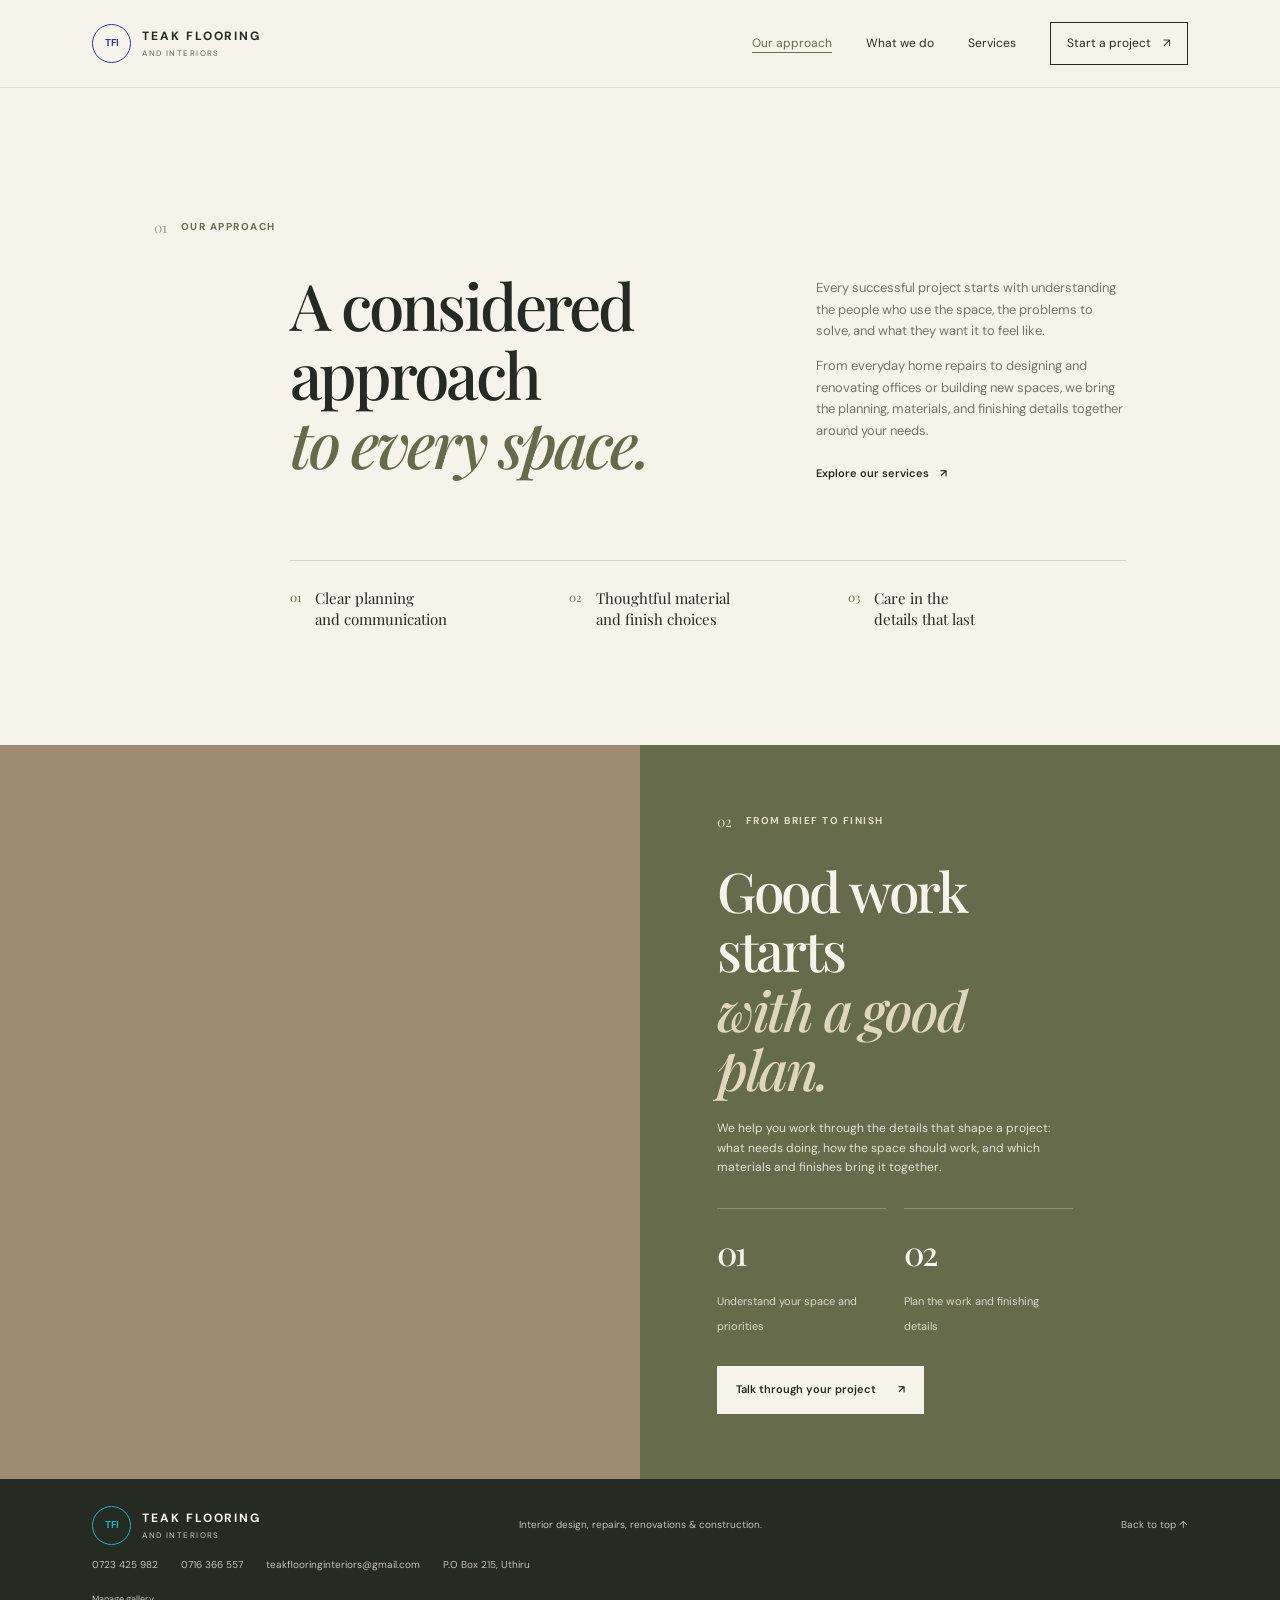
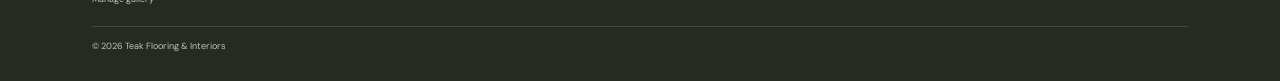
<file: our-approach.html>
<!DOCTYPE html>
<html lang="en">
<head>
    <meta charset="UTF-8">
    <meta name="viewport" content="width=device-width, initial-scale=1.0">
    <meta name="description" content="Learn about the thoughtful, clear, and detail-focused approach Teak Flooring & Interiors brings to home and office design, renovation, and construction projects.">
    <meta name="theme-color" content="#f6f3eb">
    <title>Our Approach | Teak Flooring &amp; Interiors</title>
    <link rel="preconnect" href="https://fonts.googleapis.com">
    <link rel="preconnect" href="https://fonts.gstatic.com" crossorigin>
    <link href="https://fonts.googleapis.com/css2?family=DM+Sans:wght@400;500;600;700&family=Playfair+Display:wght@500;600;700&display=swap" rel="stylesheet">
    <link rel="stylesheet" href="style.css">
</head>
<body>
    <a class="skip-link" href="#main">Skip to content</a>
    <header class="site-header">
        <a class="brand" href="index.html#home" aria-label="Teak Flooring and Interiors home">
            <span class="brand-mark" aria-hidden="true">TFI</span>
            <span class="brand-name">TEAK FLOORING <span>AND INTERIORS</span></span>
        </a>
        <nav class="main-nav" aria-label="Main navigation">
            <a href="our-approach.html" aria-current="page">Our approach</a>
            <a href="what-we-do.html">What we do</a>
            <a href="services.html">Services</a>
            <a class="nav-cta" href="index.html#contact">Start a project <span aria-hidden="true">↗</span></a>
        </nav>
    </header>

    <main id="main">
        <section class="intro section-wrap page-section">
            <div class="intro-kicker reveal-on-scroll"><span class="section-number">01</span><span class="eyebrow">Our approach</span></div>
            <div class="intro-content">
                <h1 class="page-title reveal-on-scroll">A considered approach<br><em>to every space.</em></h1>
                <div class="intro-description reveal-on-scroll">
                    <p>Every successful project starts with understanding the people who use the space, the problems to solve, and what they want it to feel like.</p>
                    <p>From everyday home repairs to designing and renovating offices or building new spaces, we bring the planning, materials, and finishing details together around your needs.</p>
                    <a class="text-link" href="services.html">Explore our services <span aria-hidden="true">↗</span></a>
                </div>
            </div>
            <div class="values-row">
                <div class="stat-item reveal-on-scroll"><span>01</span><p>Clear planning<br>and communication</p></div>
                <div class="stat-item reveal-on-scroll"><span>02</span><p>Thoughtful material<br>and finish choices</p></div>
                <div class="stat-item reveal-on-scroll"><span>03</span><p>Care in the<br>details that last</p></div>
            </div>
        </section>

        <section class="feature">
            <div class="feature-image reveal-on-scroll" role="img" aria-label="A carefully finished interior renovation"></div>
            <div class="feature-copy reveal-on-scroll">
                <div class="intro-kicker"><span class="section-number">02</span><span class="eyebrow">From brief to finish</span></div>
                <h2>Good work starts<br><em>with a good plan.</em></h2>
                <p>We help you work through the details that shape a project: what needs doing, how the space should work, and which materials and finishes bring it together.</p>
                <div class="feature-stats">
                    <div><strong>01</strong><span>Understand your space and priorities</span></div>
                    <div><strong>02</strong><span>Plan the work and finishing details</span></div>
                </div>
                <a class="button button-light" href="index.html#contact">Talk through your project <span aria-hidden="true">↗</span></a>
            </div>
        </section>
    </main>

    <footer class="site-footer">
        <a class="brand footer-brand" href="index.html#home">
            <span class="brand-mark" aria-hidden="true">TFI</span>
            <span class="brand-name">TEAK FLOORING <span>AND INTERIORS</span></span>
        </a>
        <p>Interior design, repairs, renovations &amp; construction.</p>
        <a class="back-to-top" href="#main">Back to top ↑</a>
        <div class="footer-contact">
            <a href="tel:+254723425982">0723 425 982</a>
            <a href="tel:+254716366557">0716 366 557</a>
            <a href="mailto:teakflooringinteriors@gmail.com">teakflooringinteriors@gmail.com</a>
            <span>P.O Box 215, Uthiru</span>
        </div>
        <a class="gallery-admin-link" href="admin.html">Manage gallery</a>
        <span class="copyright">&copy; 2026 Teak Flooring &amp; Interiors</span>
    </footer>
    <script src="script.js" defer></script>
</body>
</html>
</file>
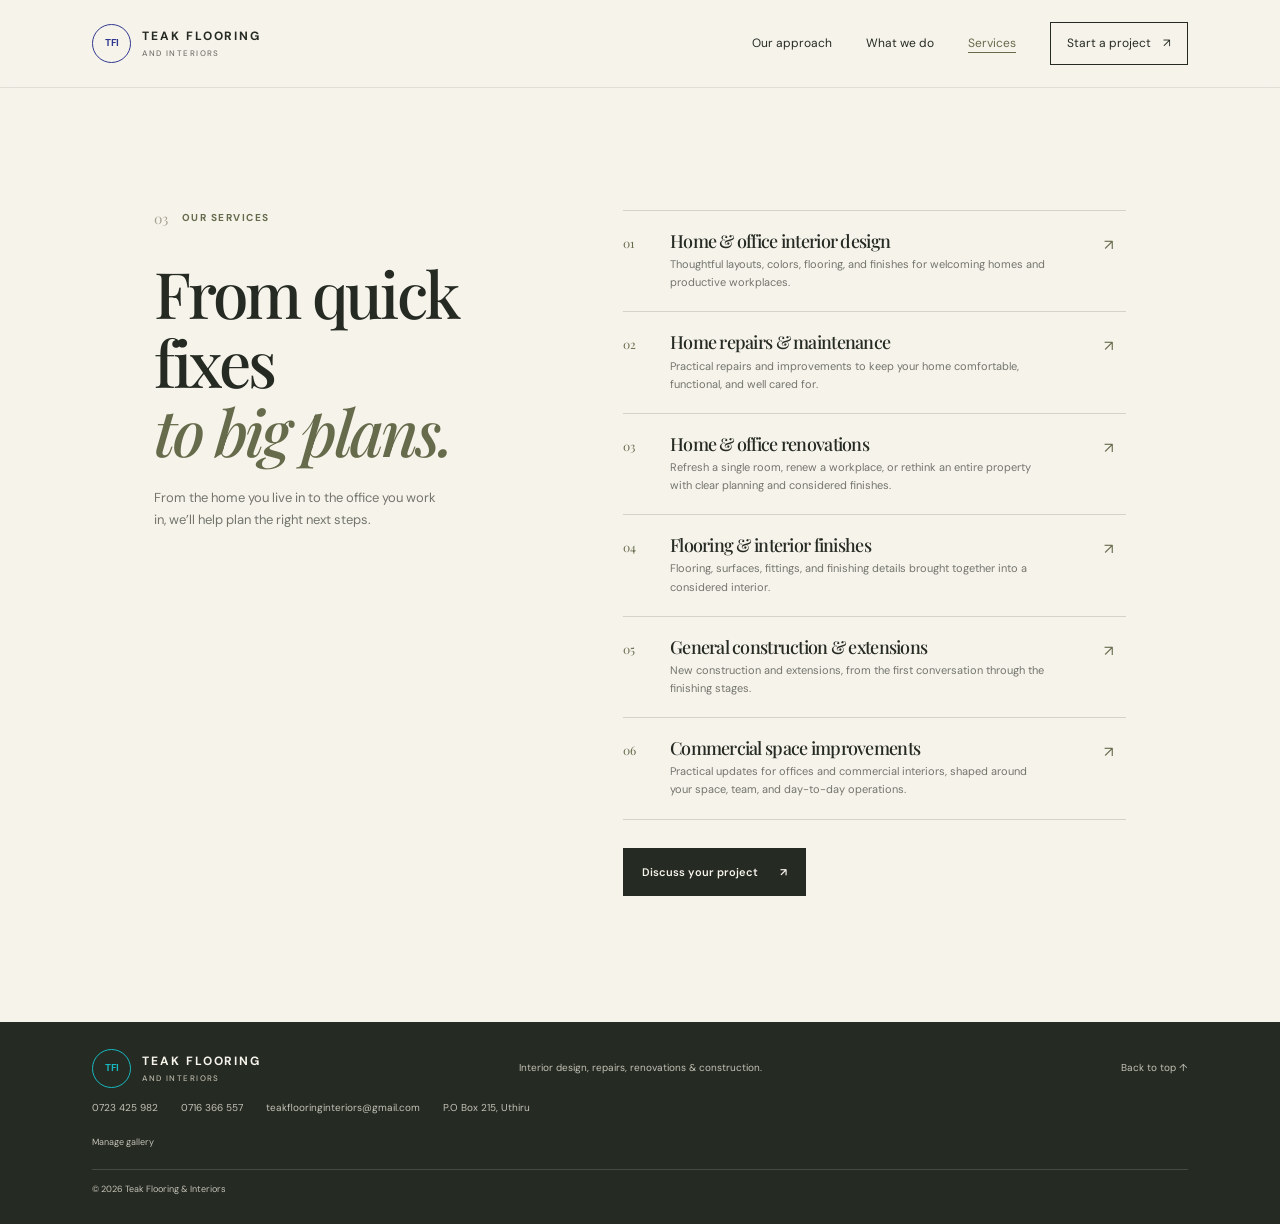
<file: services.html>
<!DOCTYPE html>
<html lang="en">
<head>
    <meta charset="UTF-8">
    <meta name="viewport" content="width=device-width, initial-scale=1.0">
    <meta name="description" content="Teak Flooring & Interiors provides home and office design and renovations, repairs, flooring, and general construction in Uthiru and surrounding areas.">
    <meta name="theme-color" content="#f6f3eb">
    <title>Services | Teak Flooring &amp; Interiors</title>
    <link rel="preconnect" href="https://fonts.googleapis.com">
    <link rel="preconnect" href="https://fonts.gstatic.com" crossorigin>
    <link href="https://fonts.googleapis.com/css2?family=DM+Sans:wght@400;500;600;700&family=Playfair+Display:wght@500;600;700&display=swap" rel="stylesheet">
    <link rel="stylesheet" href="style.css">
</head>
<body>
    <a class="skip-link" href="#main">Skip to content</a>
    <header class="site-header">
        <a class="brand" href="index.html#home" aria-label="Teak Flooring and Interiors home">
            <span class="brand-mark" aria-hidden="true">TFI</span>
            <span class="brand-name">TEAK FLOORING <span>AND INTERIORS</span></span>
        </a>
        <nav class="main-nav" aria-label="Main navigation">
            <a href="our-approach.html">Our approach</a>
            <a href="what-we-do.html">What we do</a>
            <a href="services.html" aria-current="page">Services</a>
            <a class="nav-cta" href="index.html#contact">Start a project <span aria-hidden="true">↗</span></a>
        </nav>
    </header>

    <main id="main">
        <section class="services section-wrap page-section">
            <div class="services-heading">
                <div class="intro-kicker"><span class="section-number">03</span><span class="eyebrow">Our services</span></div>
                <h1 class="page-title">From quick fixes<br><em>to big plans.</em></h1>
                <p class="services-intro">From the home you live in to the office you work in, we’ll help plan the right next steps.</p>
            </div>
            <div class="service-list">
                <article class="service-item">
                    <span class="service-index">01</span>
                    <div><h2>Home &amp; office interior design</h2><p>Thoughtful layouts, colors, flooring, and finishes for welcoming homes and productive workplaces.</p></div>
                    <span class="service-arrow" aria-hidden="true">↗</span>
                </article>
                <article class="service-item">
                    <span class="service-index">02</span>
                    <div><h2>Home repairs &amp; maintenance</h2><p>Practical repairs and improvements to keep your home comfortable, functional, and well cared for.</p></div>
                    <span class="service-arrow" aria-hidden="true">↗</span>
                </article>
                <article class="service-item">
                    <span class="service-index">03</span>
                    <div><h2>Home &amp; office renovations</h2><p>Refresh a single room, renew a workplace, or rethink an entire property with clear planning and considered finishes.</p></div>
                    <span class="service-arrow" aria-hidden="true">↗</span>
                </article>
                <article class="service-item">
                    <span class="service-index">04</span>
                    <div><h2>Flooring &amp; interior finishes</h2><p>Flooring, surfaces, fittings, and finishing details brought together into a considered interior.</p></div>
                    <span class="service-arrow" aria-hidden="true">↗</span>
                </article>
                <article class="service-item">
                    <span class="service-index">05</span>
                    <div><h2>General construction &amp; extensions</h2><p>New construction and extensions, from the first conversation through the finishing stages.</p></div>
                    <span class="service-arrow" aria-hidden="true">↗</span>
                </article>
                <article class="service-item">
                    <span class="service-index">06</span>
                    <div><h2>Commercial space improvements</h2><p>Practical updates for offices and commercial interiors, shaped around your space, team, and day-to-day operations.</p></div>
                    <span class="service-arrow" aria-hidden="true">↗</span>
                </article>
                <a class="button button-dark services-cta" href="index.html#contact">Discuss your project <span aria-hidden="true">↗</span></a>
            </div>
        </section>
    </main>

    <footer class="site-footer">
        <a class="brand footer-brand" href="index.html#home">
            <span class="brand-mark" aria-hidden="true">TFI</span>
            <span class="brand-name">TEAK FLOORING <span>AND INTERIORS</span></span>
        </a>
        <p>Interior design, repairs, renovations &amp; construction.</p>
        <a class="back-to-top" href="#main">Back to top ↑</a>
        <div class="footer-contact">
            <a href="tel:+254723425982">0723 425 982</a>
            <a href="tel:+254716366557">0716 366 557</a>
            <a href="mailto:teakflooringinteriors@gmail.com">teakflooringinteriors@gmail.com</a>
            <span>P.O Box 215, Uthiru</span>
        </div>
        <a class="gallery-admin-link" href="admin.html">Manage gallery</a>
        <span class="copyright">&copy; 2026 Teak Flooring &amp; Interiors</span>
    </footer>
    <script src="script.js" defer></script>
</body>
</html>
</file>
<file: style.css>
:root {
    color-scheme: light;
    --ink: #252a22;
    --muted: #73756d;
    --paper: #f6f3eb;
    --cream: #e9e3d6;
    --olive: #666b4b;
    --brand-blue: #30378e;
    --brand-teal: #18b8c2;
    --line: #d7d2c7;
    --serif: "Playfair Display", Georgia, serif;
    --sans: "DM Sans", Arial, sans-serif;
}

* {
    box-sizing: border-box;
}

[hidden] {
    display: none !important;
}

html {
    scroll-behavior: smooth;
}

body {
    margin: 0;
    background: var(--paper);
    color: var(--ink);
    font-family: var(--sans);
    font-size: 15px;
    line-height: 1.65;
    -webkit-font-smoothing: antialiased;
}

a {
    color: inherit;
    text-decoration: none;
}

a:focus-visible {
    outline: 2px solid var(--olive);
    outline-offset: 5px;
}

.skip-link {
    position: absolute;
    top: -50px;
    left: 16px;
    z-index: 10;
    padding: 10px 15px;
    background: var(--ink);
    color: #fff;
}

.skip-link:focus {
    top: 16px;
}

.site-header {
    position: sticky;
    top: 0;
    z-index: 30;
    height: 88px;
    padding: 0 7.2%;
    display: flex;
    align-items: center;
    justify-content: space-between;
    border-bottom: 1px solid rgba(37, 42, 34, 0.1);
    background: rgba(246, 243, 235, 0.72);
    backdrop-filter: blur(12px);
    transition: background 200ms ease, border-color 200ms ease, box-shadow 200ms ease;
}

.site-header.is-scrolled {
    background: rgba(246, 243, 235, 0.9);
    border-color: rgba(37, 42, 34, 0.14);
    box-shadow: 0 10px 28px rgba(25, 27, 21, 0.06);
}

.brand {
    display: inline-flex;
    align-items: center;
    gap: 11px;
}

.brand-mark {
    width: 39px;
    height: 39px;
    display: grid;
    place-items: center;
    border: 1px solid var(--brand-blue);
    border-radius: 50%;
    color: var(--brand-blue);
    font-size: 10px;
    font-weight: 700;
    letter-spacing: -0.07em;
}

.brand-name {
    display: grid;
    font-size: 12px;
    font-weight: 700;
    letter-spacing: 0.16em;
    line-height: 1.25;
}

.brand-name span {
    margin-top: 4px;
    color: var(--muted);
    font-size: 8px;
    font-weight: 500;
    letter-spacing: 0.18em;
}

.main-nav {
    display: flex;
    align-items: center;
    gap: 34px;
    font-size: 12px;
}

.main-nav > a:not(.nav-cta),
.text-link,
.back-to-top {
    transition: color 180ms ease;
}

.main-nav > a:not(.nav-cta):hover,
.text-link:hover,
.back-to-top:hover {
    color: var(--olive);
}

.main-nav > a[aria-current="page"]:not(.nav-cta) {
    color: var(--olive);
    box-shadow: inset 0 -1px var(--olive);
}

.nav-cta {
    padding: 11px 16px;
    border: 1px solid var(--ink);
}

.nav-cta span {
    padding-left: 9px;
}

.hero {
    position: relative;
    min-height: 650px;
    display: grid;
    grid-template-columns: 48% 52%;
    padding: 0 7.2%;
    overflow: hidden;
}

.hero-copy {
    position: relative;
    z-index: 1;
    align-self: center;
    padding: 35px 30px 58px 0;
    opacity: 0;
    transform: translateY(22px);
    animation: heroTextIn 900ms cubic-bezier(0.2, 0.8, 0.2, 1) forwards;
    animation-delay: 150ms;
}

.reveal-on-scroll,
.collection-card,
.service-item,
.stat-item {
    opacity: 0;
    transform: translateY(20px);
    transition: opacity 700ms ease, transform 700ms ease;
}

.reveal-on-scroll.visible,
.collection-card.visible,
.service-item.visible,
.stat-item.visible {
    opacity: 1;
    transform: translateY(0);
}

.eyebrow {
    margin: 0;
    display: flex;
    align-items: center;
    gap: 10px;
    color: var(--olive);
    font-size: 10px;
    font-weight: 700;
    letter-spacing: 0.15em;
    text-transform: uppercase;
}

.eyebrow > span {
    width: 22px;
    height: 1px;
    display: inline-block;
    background: var(--olive);
}

h1,
h2,
h3,
p {
    margin-top: 0;
}

h1,
h2 {
    font-family: var(--serif);
    font-weight: 500;
}

.hero h1 {
    margin: 25px 0 18px;
    font-size: clamp(60px, 7.1vw, 100px);
    letter-spacing: -0.055em;
    line-height: 0.98;
}

h1 em,
h2 em {
    color: var(--olive);
    font-weight: 500;
}

.hero-intro {
    max-width: 360px;
    margin-bottom: 28px;
    color: #5e6058;
    font-size: 16px;
}

.feature-stats {
    display: grid;
    grid-template-columns: repeat(2, minmax(0, 1fr));
    gap: 18px;
    margin: 30px 0 28px;
}

.feature-stats div {
    padding-top: 16px;
    border-top: 1px solid rgba(255, 255, 255, 0.24);
}

.feature-stats strong {
    display: block;
    margin-bottom: 8px;
    color: var(--paper);
    font-family: var(--serif);
    font-size: clamp(30px, 2.6vw, 42px);
    font-weight: 500;
    letter-spacing: -0.05em;
}

.feature-stats span {
    color: rgba(246, 243, 235, 0.8);
    font-size: 11px;
    line-height: 1.5;
}

.hero-actions {
    display: flex;
    align-items: center;
    gap: 27px;
}

.button {
    min-height: 48px;
    padding: 0 19px;
    display: inline-flex;
    align-items: center;
    justify-content: center;
    gap: 22px;
    font-size: 11px;
    font-weight: 600;
    transition: background 180ms ease, color 180ms ease, transform 180ms ease;
}

.button:hover {
    transform: translateY(-2px);
}

.button-dark {
    background: var(--ink);
    color: var(--paper);
}

.button-dark:hover {
    background: var(--olive);
}

.button-light {
    background: var(--paper);
    color: var(--ink);
}

.button-light:hover {
    background: #fff;
}

.text-link {
    font-size: 11px;
    font-weight: 600;
}

.text-link span {
    padding-left: 8px;
}

.hero-note {
    position: absolute;
    bottom: -31px;
    left: 0;
    display: flex;
    align-items: center;
    gap: 14px;
}

.note-line {
    width: 34px;
    height: 1px;
    background: var(--olive);
}

.hero-note p {
    margin: 0;
    color: var(--muted);
    font-size: 10px;
    line-height: 1.6;
}

.hero-image {
    position: relative;
    min-height: 560px;
    margin: 40px 0 40px 8px;
    border-radius: 0 0 0 28px;
    background-color: #b6a58b;
    background-image: linear-gradient(180deg, transparent 68%, rgba(25, 27, 21, 0.42)), url("https://images.unsplash.com/photo-1600210492486-724fe5c67fb0?auto=format&fit=crop&w=1400&q=85");
    background-position: center;
    background-size: cover;
    box-shadow: 0 24px 70px rgba(46, 40, 26, 0.12);
    isolation: isolate;
    overflow: hidden;
    transition: transform 800ms ease, box-shadow 800ms ease, filter 800ms ease;
}

.hero-image::before {
    content: "";
    position: absolute;
    inset: 0;
    background: linear-gradient(130deg, rgba(255,255,255,0.2), rgba(255,255,255,0));
    opacity: 0.9;
    z-index: 0;
}

.hero-image.is-animating {
    animation: heroImagePulse 9s ease-in-out infinite alternate;
}

@keyframes heroImagePulse {
    0% {
        background-size: 100% auto;
        transform: scale(1.02);
    }
    100% {
        background-size: 106% auto;
        transform: scale(1.05);
    }
}

.image-caption {
    position: absolute;
    right: 24px;
    bottom: 20px;
    left: 24px;
    z-index: 1;
    display: flex;
    justify-content: space-between;
    color: #fff;
    font-size: 9px;
    letter-spacing: 0.07em;
    text-transform: uppercase;
}

.hero-side-label {
    position: absolute;
    top: 50%;
    right: 2.4%;
    color: var(--muted);
    font-size: 8px;
    letter-spacing: 0.16em;
    writing-mode: vertical-rl;
    transform: translateY(-50%);
}

.section-wrap {
    padding-right: 12%;
    padding-left: 12%;
}

.intro {
    padding-top: 128px;
    padding-bottom: 115px;
}

.page-section {
    min-height: 570px;
}

.page-title {
    margin-bottom: 0;
    font-family: var(--serif);
    font-size: clamp(42px, 5vw, 68px);
    font-weight: 500;
    letter-spacing: -0.045em;
    line-height: 1.08;
}

.page-title em {
    color: var(--olive);
    font-weight: 500;
}

.home-links {
    padding-top: 99px;
    padding-bottom: 110px;
    background: #eeebe2;
}

.home-link-card {
    display: block;
}

.home-link-card:hover h3 {
    color: var(--olive);
}

.home-link-card .collection-photo {
    transition: transform 450ms ease;
}

.home-link-card:hover .collection-photo {
    transform: scale(1.015);
}

.intro-kicker {
    display: flex;
    align-items: center;
    gap: 14px;
}

.section-number {
    color: #a4a091;
    font-family: var(--serif);
    font-size: 14px;
}

.intro-content {
    margin: 31px 0 75px 14%;
    display: grid;
    grid-template-columns: 1.1fr 0.8fr;
    gap: 12%;
}

.intro-content h2,
.section-heading h2,
.services h2 {
    margin-bottom: 0;
    font-size: clamp(37px, 4vw, 58px);
    letter-spacing: -0.04em;
    line-height: 1.12;
}

.intro-description {
    padding-top: 7px;
}

.intro-description p {
    margin-bottom: 14px;
    color: var(--muted);
    font-size: 13px;
}

.intro-description .text-link {
    margin-top: 9px;
    display: inline-block;
}

.values-row {
    margin-left: 14%;
    padding-top: 27px;
    display: grid;
    grid-template-columns: repeat(3, 1fr);
    border-top: 1px solid var(--line);
}

.values-row > div {
    display: flex;
    align-items: flex-start;
    gap: 14px;
}

.values-row span {
    color: var(--olive);
    font-family: var(--serif);
    font-size: 12px;
}

.values-row p {
    margin: 0;
    font-family: var(--serif);
    font-size: 15px;
    line-height: 1.4;
}

.collections {
    padding-top: 99px;
    padding-bottom: 110px;
    background: #eeebe2;
}

.project-gallery-section {
    padding: 104px 0 112px;
    background: var(--paper);
}

.project-gallery-section .section-wrap {
    padding-right: 7.2%;
    padding-left: 7.2%;
}

.project-gallery-section .section-heading {
    margin-bottom: 35px;
}

.project-grid {
    display: grid;
    grid-template-columns: repeat(3, minmax(0, 1fr));
    gap: 34px 22px;
}

.project-card {
    min-width: 0;
    overflow: hidden;
    background: #eeebe2;
}

.project-image-frame {
    position: relative;
    aspect-ratio: 1.22;
    overflow: hidden;
    background: #c9c2b2;
}

.project-image-frame img {
    width: 100%;
    height: 100%;
    display: block;
    object-fit: cover;
    transition: transform 550ms ease;
}

.project-card:hover .project-image-frame img {
    transform: scale(1.045);
}

.project-image-unavailable::after {
    content: "Project image unavailable";
    position: absolute;
    inset: 0;
    display: grid;
    place-items: center;
    color: var(--muted);
    font-size: 12px;
}

.project-placeholder {
    position: absolute;
    bottom: 12px;
    left: 12px;
    padding: 5px 9px;
    background: rgba(37, 42, 34, 0.82);
    color: white;
    font-size: 9px;
    letter-spacing: 0.08em;
    text-transform: uppercase;
}

.project-card-copy {
    min-height: 136px;
    padding: 20px 20px 21px;
}

.project-card-copy .eyebrow {
    margin-bottom: 8px;
}

.project-card-copy h3 {
    margin-bottom: 7px;
    font-family: var(--serif);
    font-size: 21px;
    font-weight: 500;
    line-height: 1.25;
}

.project-card-copy > p:last-child {
    margin-bottom: 0;
    color: var(--muted);
    font-size: 11px;
    line-height: 1.6;
}

.gallery-status {
    min-height: 24px;
    margin: 20px 0 0;
    color: var(--muted);
    font-size: 11px;
}

.gallery-more {
    margin-top: 22px;
}

.project-filters {
    margin: -5px 0 28px;
    display: flex;
    flex-wrap: wrap;
    gap: 9px;
}

.project-filter {
    padding: 9px 14px;
    border: 1px solid var(--line);
    border-radius: 99px;
    background: transparent;
    color: var(--ink);
    cursor: pointer;
    font: inherit;
    font-size: 10px;
    transition: background 180ms ease, color 180ms ease, border-color 180ms ease;
}

.project-filter:hover,
.project-filter.is-active {
    border-color: var(--ink);
    background: var(--ink);
    color: var(--paper);
}

.project-gallery-section .collection-footnote {
    max-width: 730px;
    font-size: 11px;
    line-height: 1.8;
}

.project-gallery-section .collection-footnote .text-link {
    color: var(--ink);
    font-weight: 600;
}

.section-heading {
    margin-bottom: 53px;
    display: flex;
    align-items: flex-end;
    justify-content: space-between;
    gap: 40px;
}

.section-heading h2 {
    margin-top: 25px;
}

.section-heading > p {
    max-width: 275px;
    margin-bottom: 7px;
    color: var(--muted);
    font-size: 13px;
}

.collection-grid {
    display: grid;
    grid-template-columns: repeat(2, minmax(0, 1fr));
    column-gap: 38px;
    row-gap: 50px;
    align-items: start;
}

.collection-card {
    min-width: 0;
}

.collection-photo {
    min-height: 300px;
    margin-bottom: 18px;
    background-color: #b8a68c;
    background-position: center;
    background-size: cover;
}

.photo-natural {
    background-image: url("https://images.unsplash.com/photo-1600607687939-ce8a6c25118c?auto=format&fit=crop&w=1200&q=85");
}

.photo-light {
    background-image: url("https://images.unsplash.com/photo-1600566753086-00f18fb6b3ea?auto=format&fit=crop&w=900&q=85");
}

.photo-deep {
    background-image: url("https://images.unsplash.com/photo-1600607687920-4e2a09cf159d?auto=format&fit=crop&w=900&q=85");
}

.photo-build {
    background-image: url("https://images.unsplash.com/photo-1600585154340-be6161a56a0c?auto=format&fit=crop&w=1200&q=85");
}

.card-meta {
    margin-bottom: 7px;
    display: flex;
    justify-content: space-between;
    gap: 12px;
    color: var(--olive);
    font-size: 9px;
    font-weight: 600;
    letter-spacing: 0.1em;
    text-transform: uppercase;
}

.collection-card h2,
.collection-card h3 {
    margin-bottom: 5px;
    font-family: var(--serif);
    font-size: 22px;
    font-weight: 500;
}

.collection-card > p {
    max-width: 390px;
    margin-bottom: 0;
    color: var(--muted);
    font-size: 11px;
}

.collection-footnote {
    margin: 44px 0 0;
    color: var(--muted);
    font-size: 10px;
}

.feature {
    min-height: 570px;
    display: grid;
    grid-template-columns: 1fr 1fr;
    background: var(--olive);
    color: var(--paper);
}

.feature-image {
    min-height: 570px;
    background-color: #9c8b70;
    background-image: url("https://images.unsplash.com/photo-1616486338812-3dadae4b4ace?auto=format&fit=crop&w=1300&q=85");
    background-position: center;
    background-size: cover;
}

.feature-copy {
    align-self: center;
    max-width: 510px;
    padding: 65px 12%;
}

.feature .section-number,
.feature .eyebrow {
    color: #e1dece;
}

.feature .eyebrow > span {
    background: #e1dece;
}

.feature h2 {
    margin: 28px 0 20px;
    font-size: clamp(40px, 4.3vw, 60px);
    letter-spacing: -0.04em;
    line-height: 1.08;
}

.feature h2 em {
    color: #dfd6bf;
}

.feature-copy > p {
    max-width: 360px;
    margin-bottom: 25px;
    color: #e4e2d7;
    font-size: 12px;
}

.services {
    padding-top: 119px;
    padding-bottom: 126px;
    display: grid;
    grid-template-columns: 0.85fr 1.15fr;
    gap: 10%;
}

.services h2 {
    margin-top: 28px;
}

.services-heading .page-title {
    margin-top: 28px;
}

.services-intro {
    max-width: 290px;
    margin-top: 22px;
    color: var(--muted);
    font-size: 13px;
}

.service-list {
    padding-top: 3px;
}

.service-item h2 {
    margin-top: 0;
    margin-bottom: 4px;
    font-family: var(--serif);
    font-size: 18px;
    font-weight: 500;
}

.services-cta {
    margin-top: 28px;
}

.service-item {
    min-height: 91px;
    padding: 20px 0;
    display: grid;
    grid-template-columns: 35px 1fr 22px;
    align-items: start;
    gap: 12px;
    border-bottom: 1px solid var(--line);
}

.service-item:first-child {
    border-top: 1px solid var(--line);
}

.service-index {
    padding-top: 3px;
    color: var(--olive);
    font-family: var(--serif);
    font-size: 12px;
}

.service-item h3 {
    margin-bottom: 4px;
    font-family: var(--serif);
    font-size: 18px;
    font-weight: 500;
}

.service-item p {
    max-width: 380px;
    margin: 0;
    color: var(--muted);
    font-size: 11px;
}

.service-arrow {
    padding-top: 2px;
    color: var(--olive);
}

.contact {
    position: relative;
    min-height: 430px;
    padding: 82px 12%;
    display: flex;
    align-items: center;
    overflow: hidden;
    background: #e8e4d8;
}

.contact-content {
    position: relative;
    z-index: 1;
    max-width: 530px;
}

.contact h2 {
    margin: 23px 0 15px;
    font-size: clamp(43px, 5vw, 68px);
    letter-spacing: -0.045em;
    line-height: 1.04;
}

.contact-content > p:not(.eyebrow) {
    max-width: 380px;
    margin-bottom: 22px;
    color: var(--muted);
    font-size: 12px;
}

.contact-details {
    margin-top: 23px;
    display: flex;
    flex-wrap: wrap;
    gap: 8px 20px;
    color: var(--ink);
    font-size: 11px;
}

.contact-details a:hover,
.footer-contact a:hover {
    color: var(--brand-teal);
}

.contact-details span {
    margin-right: 5px;
    color: var(--brand-blue);
    font-size: 9px;
    font-weight: 700;
    letter-spacing: 0.06em;
    text-transform: uppercase;
}

.contact-details p {
    margin: 0;
}

.contact-mark {
    position: absolute;
    top: -145px;
    right: 8%;
    color: rgba(102, 107, 75, 0.08);
    font-family: var(--serif);
    font-size: 600px;
    font-style: italic;
    line-height: 1;
    pointer-events: none;
}

.site-footer {
    min-height: 125px;
    padding: 27px 7.2%;
    display: grid;
    grid-template-columns: 1fr 1fr 1fr;
    align-items: center;
    gap: 12px 25px;
    background: var(--ink);
    color: var(--paper);
}

.footer-brand .brand-mark {
    border-color: var(--brand-teal);
    color: var(--brand-teal);
}

.footer-brand .brand-name span {
    color: #bbb9ab;
}

.site-footer > p,
.copyright,
.back-to-top {
    margin: 0;
    color: #c4c2b7;
    font-size: 10px;
}

.footer-contact {
    grid-column: 1 / -1;
    display: flex;
    flex-wrap: wrap;
    gap: 8px 23px;
    color: #c4c2b7;
    font-size: 10px;
}

.site-footer > p {
    text-align: center;
}

.back-to-top {
    justify-self: end;
}

.copyright {
    grid-column: 1 / -1;
    margin-top: 7px;
    padding-top: 12px;
    border-top: 1px solid rgba(246, 243, 235, 0.16);
    font-size: 9px;
}

.gallery-admin-link {
    grid-column: 1;
    grid-row: 3;
    justify-self: start;
    margin-top: 7px;
    color: #c4c2b7;
    font-size: 9px;
}

.gallery-admin-link:hover {
    color: var(--paper);
}

.admin-page {
    min-height: 70vh;
    padding: 76px 7.2% 110px;
    background: #eeebe2;
}

.admin-intro,
.admin-workspace {
    max-width: 1040px;
    margin: 0 auto;
}

.admin-intro {
    margin-bottom: 44px;
}

.admin-intro h1 {
    margin: 22px 0 13px;
}

.admin-intro > p:last-child {
    max-width: 490px;
    color: var(--muted);
    font-size: 13px;
}

.admin-panel {
    margin-bottom: 35px;
    padding: clamp(22px, 4vw, 42px);
    border: 1px solid var(--line);
    background: var(--paper);
}

.admin-panel h2,
.admin-toolbar h2 {
    margin: 0 0 8px;
    font-family: var(--serif);
    font-size: 25px;
    font-weight: 500;
}

.admin-panel > p,
.admin-login > p {
    color: var(--muted);
    font-size: 12px;
}

.admin-form label {
    display: grid;
    gap: 7px;
    font-size: 11px;
    font-weight: 600;
}

.admin-form input,
.admin-form select,
.admin-form textarea {
    width: 100%;
    min-height: 44px;
    padding: 10px 12px;
    border: 1px solid var(--line);
    border-radius: 0;
    background: #fff;
    color: var(--ink);
    font: inherit;
    font-size: 12px;
}

.admin-form textarea {
    min-height: 86px;
    resize: vertical;
}

.admin-form input:focus-visible,
.admin-form select:focus-visible,
.admin-form textarea:focus-visible {
    outline: 2px solid var(--olive);
    outline-offset: 2px;
}

.admin-login {
    max-width: 420px;
}

.admin-login .button {
    justify-self: start;
    margin-top: 4px;
    border: 0;
    cursor: pointer;
    font: inherit;
}

.admin-fields {
    margin-top: 22px;
    display: grid;
    grid-template-columns: repeat(2, minmax(0, 1fr));
    gap: 18px;
}

.admin-field-wide {
    grid-column: 1 / -1;
}

.field-help {
    color: var(--muted);
    font-size: 10px;
    font-weight: 400;
}

.admin-form-actions {
    margin-top: 20px;
    display: flex;
    align-items: center;
    flex-wrap: wrap;
    gap: 12px;
}

.admin-form-actions .button {
    border: 0;
    cursor: pointer;
    font: inherit;
}

.button-outline {
    border: 1px solid var(--line) !important;
    background: transparent;
    color: var(--ink);
}

.button-outline:hover {
    background: #eeebe2;
}

.admin-message {
    min-height: 18px;
    margin: 0;
    color: var(--olive);
    font-size: 11px;
}

.admin-message.is-error {
    color: #a4382b;
}

.admin-toolbar {
    margin-bottom: 20px;
    display: flex;
    align-items: center;
    justify-content: space-between;
    gap: 15px;
}

.admin-toolbar h2 span {
    margin-left: 7px;
    color: var(--muted);
    font-family: var(--sans);
    font-size: 11px;
}

.admin-project-list {
    display: grid;
    grid-template-columns: repeat(2, minmax(0, 1fr));
    gap: 18px;
}

.admin-project-card {
    display: grid;
    grid-template-columns: minmax(120px, 0.8fr) minmax(0, 1.2fr);
    min-width: 0;
    background: var(--paper);
}

.admin-project-card > img {
    width: 100%;
    height: 100%;
    min-height: 190px;
    object-fit: cover;
}

.admin-project-copy {
    min-width: 0;
    padding: 17px;
}

.admin-project-copy .eyebrow {
    margin-bottom: 8px;
    font-size: 9px;
}

.admin-project-copy h3 {
    margin-bottom: 6px;
    font-family: var(--serif);
    font-size: 18px;
    font-weight: 500;
    line-height: 1.25;
}

.admin-project-copy > p:not(.eyebrow) {
    margin-bottom: 12px;
    color: var(--muted);
    font-size: 10px;
}

.admin-project-actions {
    display: flex;
    flex-wrap: wrap;
    gap: 12px;
}

.admin-project-actions button {
    padding: 0;
    border: 0;
    background: transparent;
    cursor: pointer;
    font: inherit;
    font-size: 10px;
}

.admin-delete-button {
    color: #a4382b;
}

.admin-empty {
    grid-column: 1 / -1;
    padding: 25px;
    background: var(--paper);
    color: var(--muted);
    font-size: 12px;
}

@media (min-width: 1500px) {
    .hero {
        min-height: 740px;
    }

    .hero-image {
        min-height: 650px;
    }
}

@media (max-width: 900px) {
    .site-header {
        padding: 0 5%;
    }

    .main-nav {
        gap: 19px;
    }

    .hero {
        min-height: 580px;
        padding: 0 5%;
    }

    .hero-image {
        min-height: 480px;
    }

    .hero-side-label {
        right: 1.2%;
    }

    .section-wrap {
        padding-right: 8%;
        padding-left: 8%;
    }

    .intro-content,
    .values-row {
        margin-left: 8%;
    }

    .feature-copy {
        padding-right: 8%;
        padding-left: 8%;
    }

    .services {
        gap: 6%;
    }

    .project-grid {
        grid-template-columns: repeat(2, minmax(0, 1fr));
    }
}

@media (max-width: 650px) {
    .site-header {
        height: auto;
        min-height: 76px;
        padding: 14px 6%;
        align-items: flex-start;
        flex-direction: column;
        gap: 15px;
    }

    .brand-mark {
        width: 34px;
        height: 34px;
        font-size: 10px;
    }

    .main-nav {
        width: 100%;
        padding-bottom: 3px;
        gap: 20px;
        overflow-x: auto;
        white-space: nowrap;
        font-size: 11px;
    }

    .nav-cta {
        padding: 7px 10px;
    }

    .hero {
        padding: 0 6%;
        display: flex;
        flex-direction: column;
    }

    .hero-copy {
        padding: 67px 0 30px;
    }

    .hero h1 {
        font-size: clamp(58px, 17vw, 86px);
    }

    .hero-intro {
        max-width: 310px;
        font-size: 14px;
    }

    .hero-image {
        min-height: 390px;
        margin: 0 0 64px;
    }

    .hero-note {
        bottom: -50px;
    }

    .hero-side-label {
        display: none;
    }

    .section-wrap {
        padding-right: 7%;
        padding-left: 7%;
    }

    .intro {
        padding-top: 84px;
        padding-bottom: 80px;
    }

    .intro-content {
        margin: 24px 0 42px;
        grid-template-columns: 1fr;
        gap: 20px;
    }

    .intro-content h2,
    .section-heading h2,
    .services h2 {
        font-size: 42px;
    }

    .intro-description {
        max-width: 440px;
    }

    .values-row {
        margin-left: 0;
        gap: 13px;
    }

    .values-row > div {
        display: block;
    }

    .values-row p {
        margin-top: 8px;
        font-size: 13px;
    }

    .collections {
        padding-top: 78px;
        padding-bottom: 78px;
    }

    .home-links {
        padding-top: 78px;
        padding-bottom: 78px;
    }

    .section-heading {
        margin-bottom: 35px;
        align-items: flex-start;
        flex-direction: column;
        gap: 15px;
    }

    .section-heading > p {
        max-width: 350px;
    }

    .collection-grid {
        grid-template-columns: 1fr;
        row-gap: 36px;
    }

    .project-gallery-section {
        padding: 78px 0 84px;
    }

    .project-gallery-section .section-wrap {
        padding-right: 7%;
        padding-left: 7%;
    }

    .project-grid {
        grid-template-columns: repeat(2, minmax(0, 1fr));
        gap: 18px 12px;
    }

    .project-card-copy {
        min-height: 154px;
        padding: 14px;
    }

    .project-card-copy h3 {
        font-size: 18px;
    }

    .project-card-copy > p:last-child {
        font-size: 10px;
    }

    .collection-photo {
        min-height: 280px;
    }

    .feature {
        grid-template-columns: 1fr;
    }

    .feature-image {
        min-height: 360px;
    }

    .feature-copy {
        padding: 62px 7%;
    }

    .feature h2 {
        font-size: 47px;
    }

    .services {
        padding-top: 82px;
        padding-bottom: 88px;
        grid-template-columns: 1fr;
        gap: 35px;
    }

    .page-section.services {
        padding-top: 78px;
        padding-bottom: 88px;
    }

    .service-item {
        grid-template-columns: 28px 1fr 20px;
        gap: 8px;
    }

    .contact {
        min-height: 410px;
        padding: 69px 7%;
    }

    .contact h2 {
        font-size: 49px;
    }

    .contact-mark {
        top: 30px;
        right: -44px;
        font-size: 360px;
    }

    .site-footer {
        padding: 25px 7%;
        grid-template-columns: 1fr 1fr;
    }

    .site-footer > p {
        display: none;
    }

    .back-to-top {
        grid-column: 2;
    }

    .gallery-admin-link {
        grid-row: auto;
    }

    .admin-page {
        padding: 58px 7% 78px;
    }

    .admin-project-list {
        grid-template-columns: 1fr;
    }

    .admin-fields {
        grid-template-columns: 1fr;
    }

    .admin-field-wide {
        grid-column: auto;
    }
}

@media (prefers-reduced-motion: reduce) {
    html {
        scroll-behavior: auto;
    }

    *,
    *::before,
    *::after {
        transition-duration: 0.01ms !important;
    }
}
</file>
